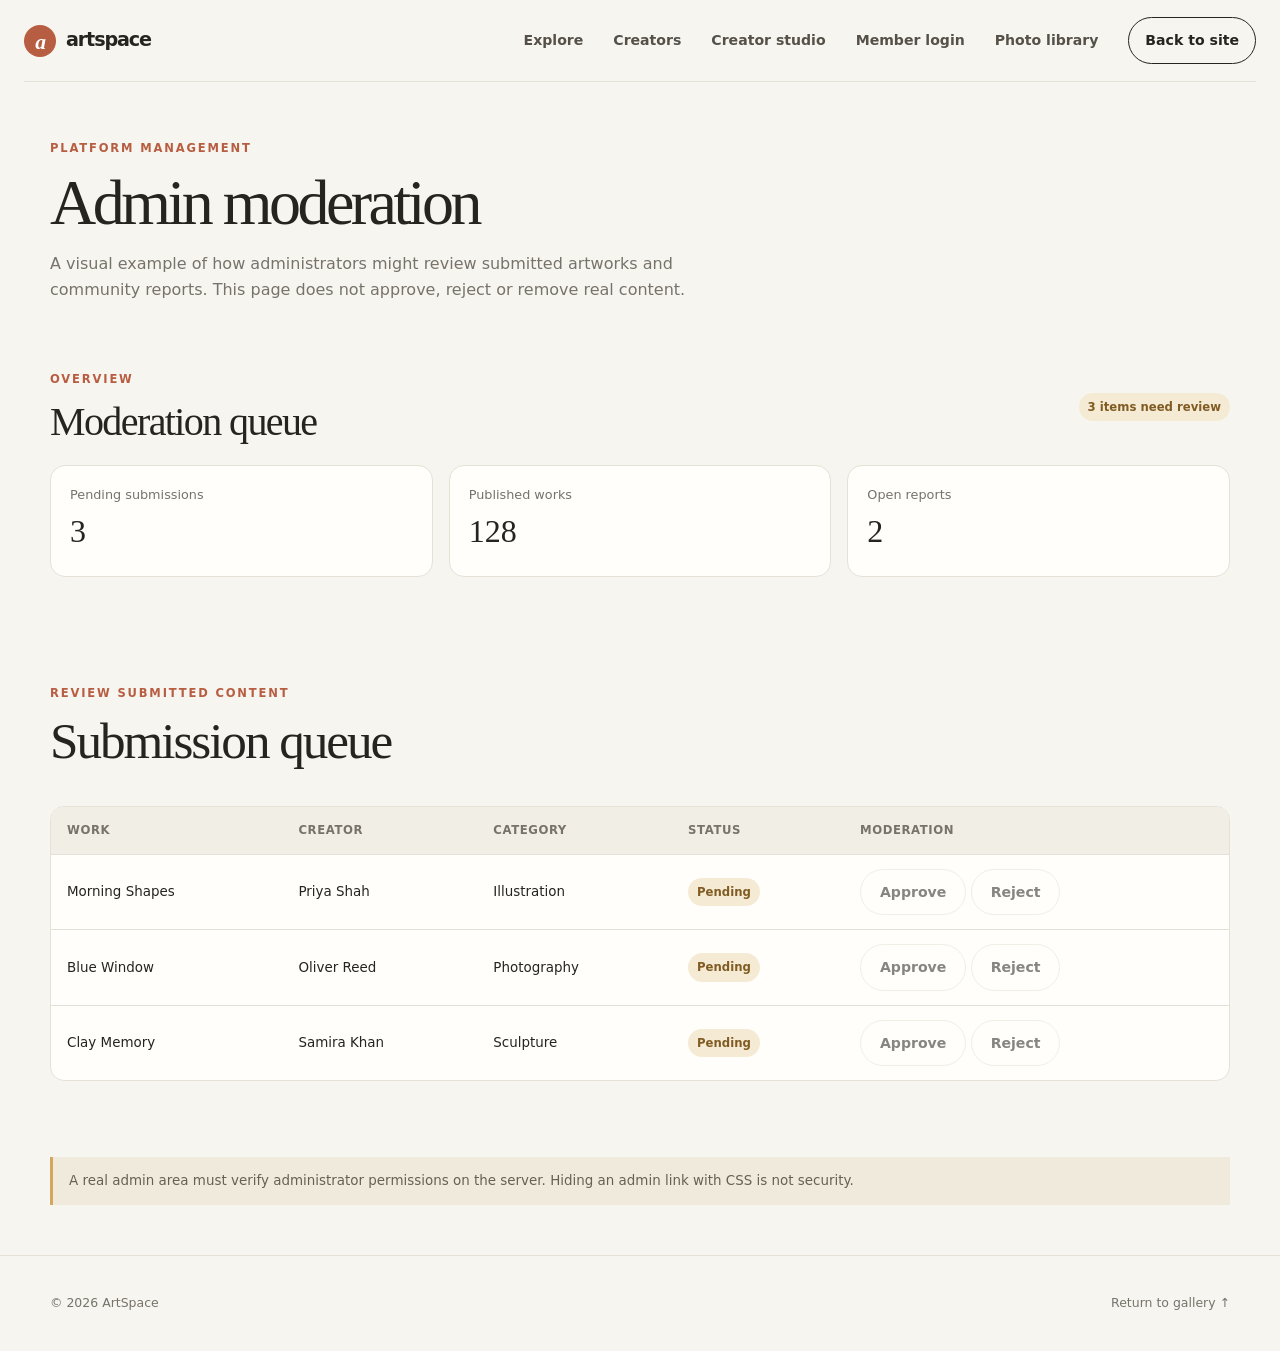
<file: admin.html>
<!doctype html>
<html lang="en">

<head>
  <meta charset="utf-8">
  <meta name="viewport" content="width=device-width, initial-scale=1">
  <meta name="description" content="Admin moderation dashboard interface prototype for ArtSpace.">
  <title>Admin moderation — ArtSpace</title>
  <link rel="stylesheet" href="styles.css">
</head>

<body>
  <header class="site-header">
    <a class="brand" href="index.html"><span class="brand-mark" aria-hidden="true">a</span> artspace</a>
    <nav class="main-nav" aria-label="Main navigation"><a href="index.html#gallery">Explore</a><a
        href="creator.html">Creators</a><a href="studio.html">Creator studio</a><a href="login.html">Member login</a><a
        href="downloads.html">Photo library</a><a class="nav-cta" href="index.html">Back to site</a></nav>
  </header>
  <main class="container">
    <section class="page-intro">
      <p class="eyebrow">Platform management</p>
      <h1>Admin moderation</h1>
      <p>A visual example of how administrators might review submitted artworks and community reports. This page does
        not approve, reject or remove real content.</p>
    </section>
    <div class="dashboard-top">
      <div>
        <p class="eyebrow">Overview</p>
        <h2 class="serif" style="font-size:2.5rem; margin-bottom:0">Moderation queue</h2>
      </div><span class="status pending">3 items need review</span>
    </div>
    <div class="stat-grid">
      <div class="stat-card"><span>Pending submissions</span><strong>3</strong></div>
      <div class="stat-card"><span>Published works</span><strong>128</strong></div>
      <div class="stat-card"><span>Open reports</span><strong>2</strong></div>
    </div>
    <section class="section" aria-labelledby="queue-title">
      <div class="section-heading">
        <div>
          <p class="eyebrow">Review submitted content</p>
          <h2 id="queue-title">Submission queue</h2>
        </div>
      </div>
      <div class="table-wrap">
        <table>
          <thead>
            <tr>
              <th>Work</th>
              <th>Creator</th>
              <th>Category</th>
              <th>Status</th>
              <th>Moderation</th>
            </tr>
          </thead>
          <tbody>
            <tr>
              <td>Morning Shapes</td>
              <td>Priya Shah</td>
              <td>Illustration</td>
              <td><span class="status pending">Pending</span></td>
              <td><button class="button secondary demo-disabled" type="button" disabled>Approve</button> <button
                  class="button secondary demo-disabled" type="button" disabled>Reject</button></td>
            </tr>
            <tr>
              <td>Blue Window</td>
              <td>Oliver Reed</td>
              <td>Photography</td>
              <td><span class="status pending">Pending</span></td>
              <td><button class="button secondary demo-disabled" type="button" disabled>Approve</button> <button
                  class="button secondary demo-disabled" type="button" disabled>Reject</button></td>
            </tr>
            <tr>
              <td>Clay Memory</td>
              <td>Samira Khan</td>
              <td>Sculpture</td>
              <td><span class="status pending">Pending</span></td>
              <td><button class="button secondary demo-disabled" type="button" disabled>Approve</button> <button
                  class="button secondary demo-disabled" type="button" disabled>Reject</button></td>
            </tr>
          </tbody>
        </table>
      </div>
    </section>
    <p class="notice">A real admin area must verify administrator permissions on the server. Hiding an admin link with
      CSS is not security.</p>
  </main>
  <footer class="site-footer">
    <div class="container footer-inner"><span>© 2026 ArtSpace</span><a href="index.html">Return to gallery ↑</a></div>
  </footer>
</body>

</html>
</file>
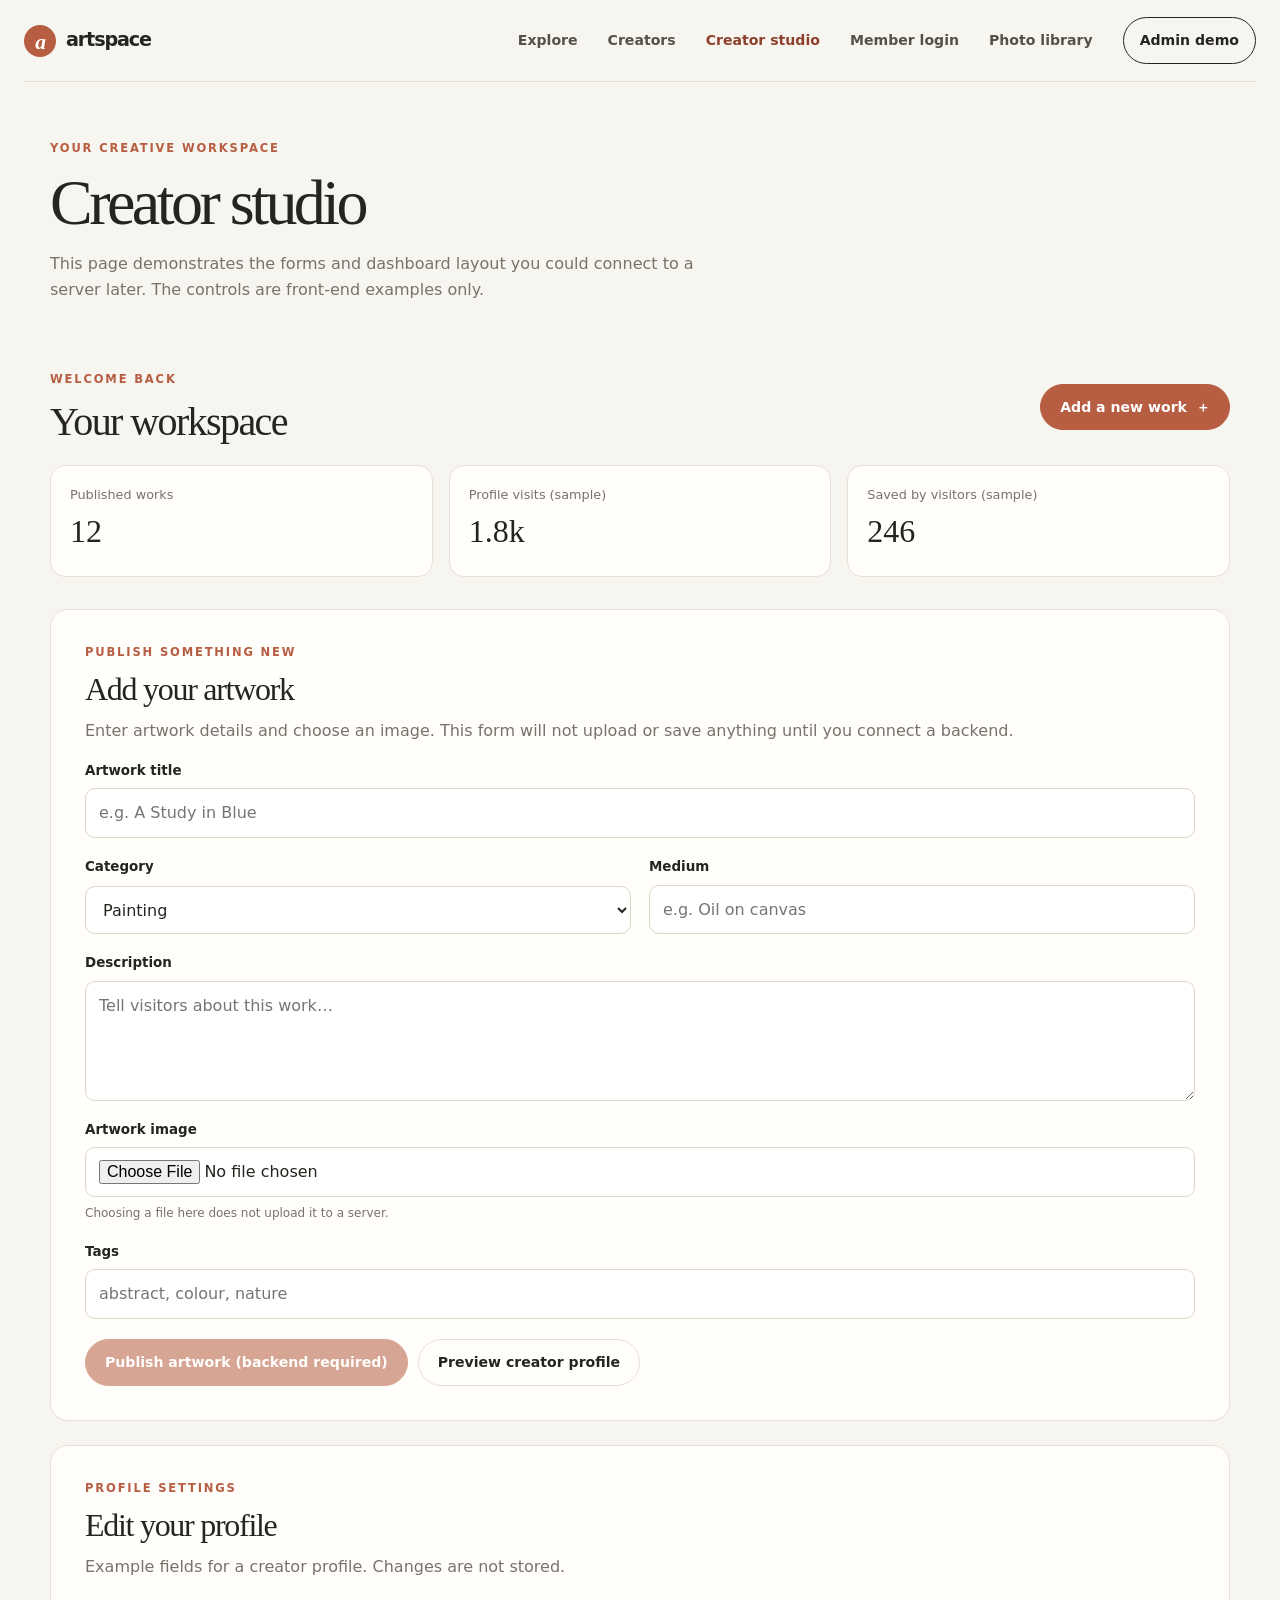
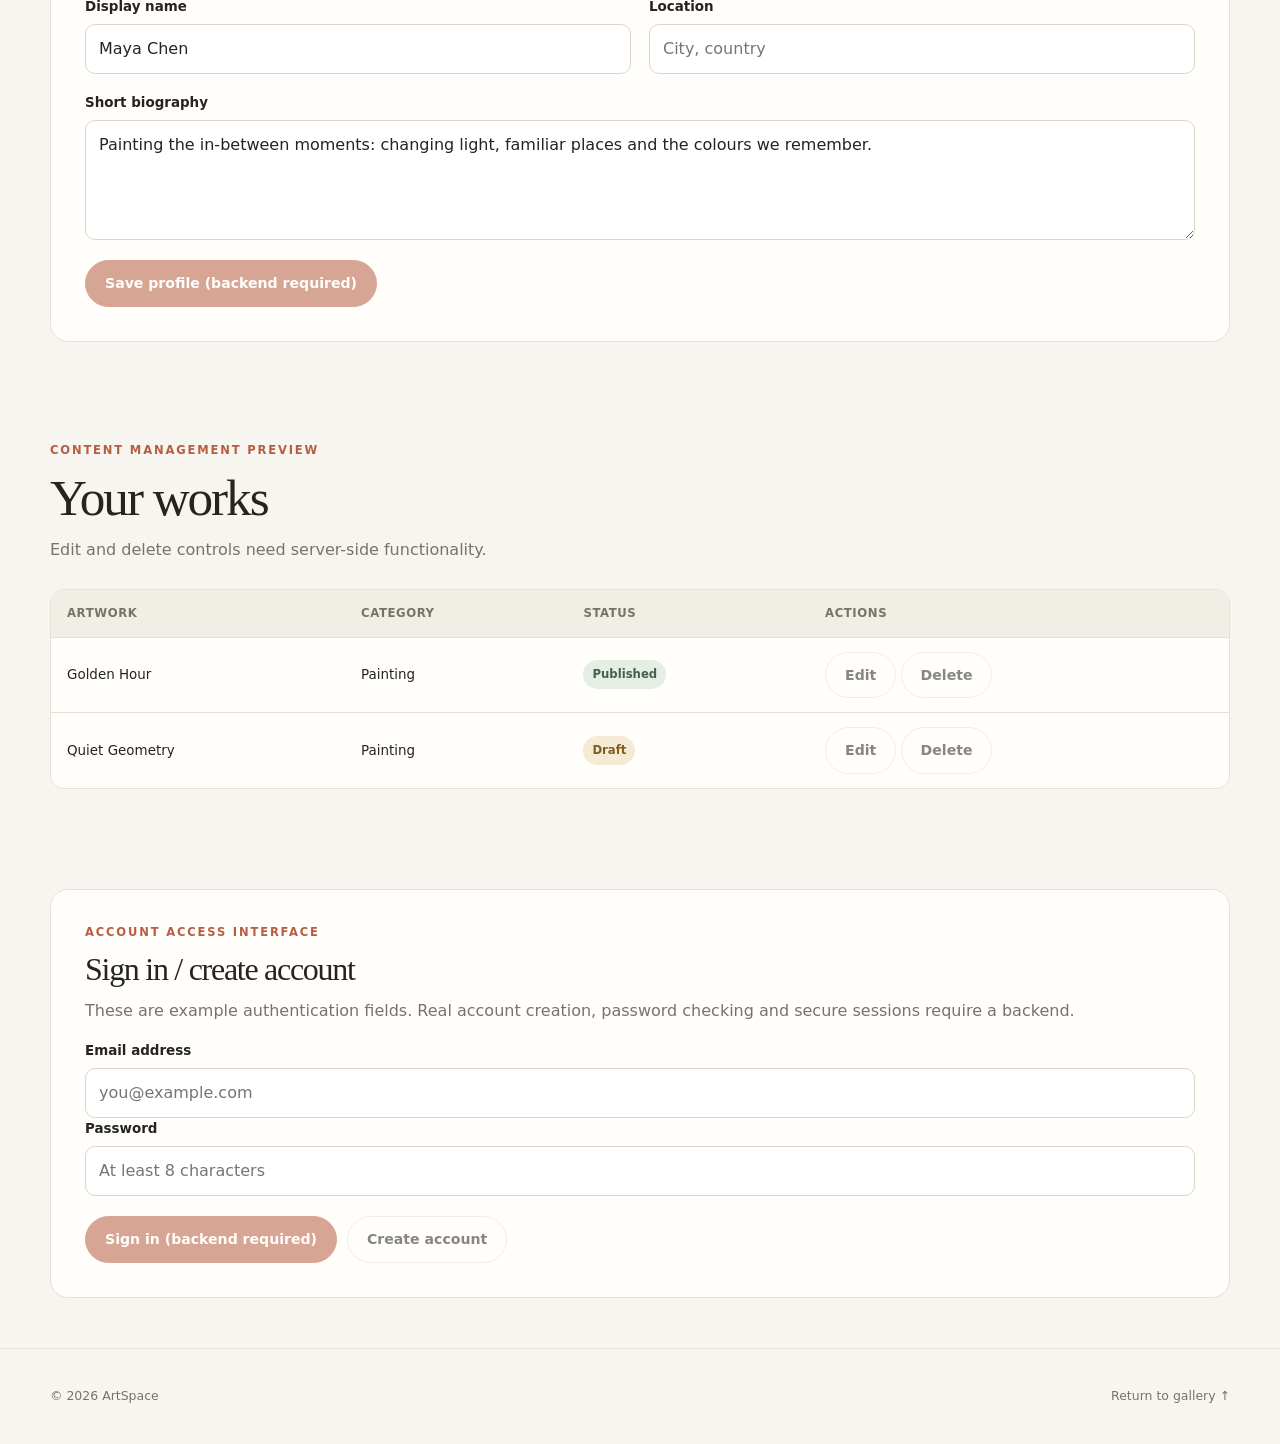
<file: studio.html>
<!doctype html>
<html lang="en">

<head>
  <meta charset="utf-8">
  <meta name="viewport" content="width=device-width, initial-scale=1">
  <meta name="description" content="Creator studio form interface prototype for ArtSpace.">
  <title>Creator Studio — ArtSpace</title>
  <link rel="stylesheet" href="styles.css">
</head>

<body>
  <header class="site-header">
    <a class="brand" href="index.html"><span class="brand-mark" aria-hidden="true">a</span> artspace</a>
    <nav class="main-nav" aria-label="Main navigation"><a href="index.html#gallery">Explore</a><a
        href="creator.html">Creators</a><a href="studio.html" aria-current="page">Creator studio</a><a
        href="login.html">Member login</a><a href="downloads.html">Photo library</a><a class="nav-cta"
        href="admin.html">Admin demo</a></nav>
  </header>
  <main class="container">
    <section class="page-intro">
      <p class="eyebrow">Your creative workspace</p>
      <h1>Creator studio</h1>
      <p>This page demonstrates the forms and dashboard layout you could connect to a server later. The controls are
        front-end examples only.</p>
    </section>

    <div class="dashboard-top">
      <div>
        <p class="eyebrow">Welcome back</p>
        <h2 class="serif" style="font-size:2.5rem; margin-bottom:0">Your workspace</h2>
      </div><a class="button" href="#add-work">Add a new work <span aria-hidden="true">＋</span></a>
    </div>
    <div class="stat-grid">
      <div class="stat-card"><span>Published works</span><strong>12</strong></div>
      <div class="stat-card"><span>Profile visits (sample)</span><strong>1.8k</strong></div>
      <div class="stat-card"><span>Saved by visitors (sample)</span><strong>246</strong></div>
    </div>

    <section class="form-card" id="add-work" aria-labelledby="add-work-title">
      <p class="eyebrow">Publish something new</p>
      <h2 id="add-work-title">Add your artwork</h2>
      <p>Enter artwork details and choose an image. This form will not upload or save anything until you connect a
        backend.</p>
      <form action="#add-work" method="get">
        <div class="form-grid">
          <div class="field full"><label for="work-title">Artwork title</label><input id="work-title" name="title"
              type="text" placeholder="e.g. A Study in Blue" required></div>
          <div class="field"><label for="category">Category</label><select id="category" name="category">
              <option>Painting</option>
              <option>Photography</option>
              <option>Illustration</option>
              <option>Sculpture</option>
              <option>Mixed media</option>
            </select></div>
          <div class="field"><label for="medium">Medium</label><input id="medium" name="medium" type="text"
              placeholder="e.g. Oil on canvas"></div>
          <div class="field full"><label for="description">Description</label><textarea id="description"
              name="description" placeholder="Tell visitors about this work…"></textarea></div>
          <div class="field full"><label for="image-upload">Artwork image</label><input id="image-upload" name="image"
              type="file" accept="image/*"><small>Choosing a file here does not upload it to a server.</small></div>
          <div class="field full"><label for="tags">Tags</label><input id="tags" name="tags" type="text"
              placeholder="abstract, colour, nature"></div>
        </div>
        <div class="form-actions"><button class="button demo-disabled" type="submit" disabled>Publish artwork (backend
            required)</button><a class="button secondary" href="creator.html">Preview creator profile</a></div>
      </form>
    </section>

    <section class="form-card" aria-labelledby="profile-edit-title">
      <p class="eyebrow">Profile settings</p>
      <h2 id="profile-edit-title">Edit your profile</h2>
      <p>Example fields for a creator profile. Changes are not stored.</p>
      <form action="#profile-edit-title" method="get">
        <div class="form-grid">
          <div class="field"><label for="display-name">Display name</label><input id="display-name" name="display-name"
              type="text" value="Maya Chen"></div>
          <div class="field"><label for="location">Location</label><input id="location" name="location" type="text"
              placeholder="City, country"></div>
          <div class="field full"><label for="bio">Short biography</label><textarea id="bio"
              name="bio">Painting the in-between moments: changing light, familiar places and the colours we remember.</textarea>
          </div>
        </div>
        <div class="form-actions"><button class="button demo-disabled" type="submit" disabled>Save profile (backend
            required)</button></div>
      </form>
    </section>

    <section class="section" aria-labelledby="my-work-title">
      <div class="section-heading">
        <div>
          <p class="eyebrow">Content management preview</p>
          <h2 id="my-work-title">Your works</h2>
          <p>Edit and delete controls need server-side functionality.</p>
        </div>
      </div>
      <div class="table-wrap">
        <table>
          <thead>
            <tr>
              <th>Artwork</th>
              <th>Category</th>
              <th>Status</th>
              <th>Actions</th>
            </tr>
          </thead>
          <tbody>
            <tr>
              <td>Golden Hour</td>
              <td>Painting</td>
              <td><span class="status">Published</span></td>
              <td><button class="button secondary demo-disabled" type="button" disabled>Edit</button> <button
                  class="button secondary demo-disabled" type="button" disabled>Delete</button></td>
            </tr>
            <tr>
              <td>Quiet Geometry</td>
              <td>Painting</td>
              <td><span class="status pending">Draft</span></td>
              <td><button class="button secondary demo-disabled" type="button" disabled>Edit</button> <button
                  class="button secondary demo-disabled" type="button" disabled>Delete</button></td>
            </tr>
          </tbody>
        </table>
      </div>
    </section>

    <section class="form-card" aria-labelledby="auth-title">
      <p class="eyebrow">Account access interface</p>
      <h2 id="auth-title">Sign in / create account</h2>
      <p>These are example authentication fields. Real account creation, password checking and secure sessions require a
        backend.</p>
      <form action="#auth-title" method="get">
        <div class="field"><label for="email">Email address</label><input id="email" name="email" type="email"
            placeholder="you@example.com" autocomplete="email" required></div>
        <div class="field"><label for="password">Password</label><input id="password" name="password" type="password"
            placeholder="At least 8 characters" autocomplete="current-password" required></div>
        <div class="form-actions"><button class="button demo-disabled" type="submit" disabled>Sign in (backend
            required)</button><button class="button secondary demo-disabled" type="button" disabled>Create
            account</button></div>
      </form>
    </section>
  </main>
  <footer class="site-footer">
    <div class="container footer-inner"><span>© 2026 ArtSpace</span><a href="index.html">Return to gallery ↑</a></div>
  </footer>
</body>

</html>
</file>
<file: styles.css>
:root {
  --ink: #25241f;
  --muted: #77736b;
  --paper: #f7f5ef;
  --surface: #fffefa;
  --line: #e6e1d7;
  --accent: #b75d42;
  --accent-dark: #8e402d;
  --green: #526657;
  --gold: #d3a75e;
  --radius: 18px;
  --shadow: 0 18px 50px rgba(48, 39, 27, .08);
  --max-width: 1180px;
}

* {
  box-sizing: border-box;
}

html {
  scroll-behavior: smooth;
}

body {
  margin: 0;
  color: var(--ink);
  background: var(--paper);
  font-family: Inter, ui-sans-serif, system-ui, -apple-system, BlinkMacSystemFont, "Segoe UI", sans-serif;
  line-height: 1.6;
}

img {
  display: block;
  max-width: 100%;
}

a {
  color: inherit;
  text-decoration: none;
}

a:hover {
  color: var(--accent-dark);
}

button,
input,
select,
textarea {
  font: inherit;
}

:focus-visible {
  outline: 3px solid #276b92;
  outline-offset: 3px;
}

::selection {
  color: white;
  background: var(--accent);
}

.container {
  width: min(var(--max-width), calc(100% - 48px));
  margin-inline: auto;
}

.section {
  padding-block: 76px;
}

.eyebrow {
  margin: 0 0 12px;
  color: var(--accent);
  font-size: .72rem;
  font-weight: 800;
  letter-spacing: .16em;
  line-height: 1.4;
  text-transform: uppercase;
}

.serif,
h1,
h2,
h3 {
  font-family: Georgia, "Times New Roman", serif;
  font-weight: 500;
  line-height: 1.08;
}

h1,
h2,
h3,
p {
  margin-top: 0;
}

h1 {
  font-size: clamp(2.65rem, 6vw, 5rem);
  letter-spacing: -.055em;
}

h2 {
  margin-bottom: 12px;
  font-size: clamp(2rem, 4vw, 3.25rem);
  letter-spacing: -.04em;
}

h3 {
  margin-bottom: 5px;
  font-size: 1.35rem;
}

/* Header and navigation */
.site-header {
  position: relative;
  z-index: 5;
  display: flex;
  width: min(1320px, calc(100% - 48px));
  min-height: 82px;
  margin-inline: auto;
  align-items: center;
  justify-content: space-between;
  gap: 24px;
  border-bottom: 1px solid var(--line);
}

.brand {
  display: inline-flex;
  align-items: center;
  gap: 10px;
  font-size: 1.2rem;
  font-weight: 800;
  letter-spacing: -.06em;
  white-space: nowrap;
}

.brand-mark {
  display: grid;
  width: 32px;
  height: 32px;
  place-items: center;
  border-radius: 50%;
  color: white;
  background: var(--accent);
  font-family: Georgia, serif;
  font-size: 1.35rem;
  font-style: italic;
}

.main-nav {
  display: flex;
  align-items: center;
  gap: clamp(14px, 2.4vw, 30px);
}

.main-nav a {
  color: #555149;
  font-size: .88rem;
  font-weight: 650;
}

.main-nav a:hover,
.main-nav a[aria-current="page"] {
  color: var(--accent-dark);
}

.main-nav .nav-cta {
  padding: 11px 16px;
  border: 1px solid var(--ink);
  border-radius: 999px;
  color: var(--ink);
}

.main-nav .nav-cta:hover {
  color: white;
  background: var(--ink);
}

/* Buttons and text links */
.button {
  display: inline-flex;
  min-height: 46px;
  padding: 11px 19px;
  align-items: center;
  justify-content: center;
  gap: 9px;
  border: 1px solid var(--accent);
  border-radius: 999px;
  color: white;
  background: var(--accent);
  cursor: pointer;
  font-size: .88rem;
  font-weight: 750;
  transition: transform .18s ease, background .18s ease;
}

.button:hover {
  transform: translateY(-2px);
  color: white;
  background: var(--accent-dark);
}

.button.secondary {
  border-color: var(--line);
  color: var(--ink);
  background: transparent;
}

.button.secondary:hover {
  border-color: var(--ink);
  color: var(--ink);
  background: #fff;
}

.button:disabled,
.button.demo-disabled {
  cursor: not-allowed;
  opacity: .55;
  transform: none;
}

.text-link {
  color: var(--accent-dark);
  font-size: .9rem;
  font-weight: 750;
  text-decoration: underline;
  text-decoration-color: #d8b3a5;
  text-underline-offset: 4px;
}

/* Homepage hero */
.hero {
  display: grid;
  min-height: 520px;
  padding-block: 70px 54px;
  grid-template-columns: 1.02fr .98fr;
  align-items: center;
  gap: clamp(32px, 6vw, 80px);
}

.hero h1 {
  max-width: 590px;
  margin-bottom: 22px;
}

.hero h1 em {
  color: var(--accent);
  font-weight: 500;
}

.hero-copy {
  max-width: 510px;
  margin-bottom: 28px;
  color: var(--muted);
  font-size: 1.05rem;
}

.hero-actions {
  display: flex;
  flex-wrap: wrap;
  gap: 12px;
}

.hero-art {
  position: relative;
  min-height: 390px;
  overflow: hidden;
  border-radius: 48% 48% 20px 20px;
  background:
    radial-gradient(ellipse at 68% 32%, #e7c27b 0 13%, transparent 13.5%),
    radial-gradient(ellipse at 28% 78%, #6c7961 0 22%, transparent 22.5%),
    radial-gradient(ellipse at 65% 83%, #b65b43 0 28%, transparent 28.5%),
    linear-gradient(145deg, #d7bd9a, #eee1c9 48%, #8e9b7e);
  box-shadow: var(--shadow);
}

.hero-art::before,
.hero-art::after {
  position: absolute;
  content: "";
  border-radius: 50%;
}

.hero-art::before {
  width: 210px;
  height: 290px;
  top: 8%;
  left: 35%;
  transform: rotate(28deg);
  background: rgba(244, 225, 185, .62);
}

.hero-art::after {
  width: 160px;
  height: 220px;
  right: 8%;
  bottom: -4%;
  transform: rotate(-26deg);
  background: rgba(57, 76, 60, .72);
}

.hero-note {
  position: absolute;
  z-index: 1;
  right: 20px;
  bottom: 20px;
  padding: 10px 15px;
  border: 1px solid rgba(255, 255, 255, .5);
  border-radius: 999px;
  color: white;
  background: rgba(36, 37, 30, .45);
  font-size: .77rem;
  backdrop-filter: blur(8px);
}

/* Gallery and category filters */
.section-heading {
  display: flex;
  margin-bottom: 26px;
  align-items: end;
  justify-content: space-between;
  gap: 24px;
}

.section-heading p:last-child {
  margin-bottom: 0;
  color: var(--muted);
}

.gallery-shell {
  padding: 18px;
  border: 1px solid var(--line);
  border-radius: 22px;
  background: rgba(255, 254, 250, .76);
}

.gallery-toolbar {
  display: flex;
  margin-bottom: 8px;
  align-items: center;
  justify-content: space-between;
  gap: 18px;
}

.gallery-filters {
  display: flex;
  flex-wrap: wrap;
  gap: 7px;
}

.filter-input {
  position: absolute;
  width: 1px;
  height: 1px;
  overflow: hidden;
  clip: rect(0, 0, 0, 0);
  white-space: nowrap;
  clip-path: inset(50%);
}

.filter-label {
  display: inline-flex;
  min-height: 38px;
  padding: 8px 13px;
  align-items: center;
  border: 1px solid transparent;
  border-radius: 999px;
  color: var(--muted);
  cursor: pointer;
  font-size: .82rem;
  font-weight: 700;
}

.filter-label:hover {
  border-color: var(--line);
  color: var(--ink);
}

#filter-all:checked+.filter-label,
#filter-painting:checked+.filter-label,
#filter-photography:checked+.filter-label,
#filter-illustration:checked+.filter-label,
#filter-sculpture:checked+.filter-label {
  border-color: var(--ink);
  color: white;
  background: var(--ink);
}

.filter-input:focus-visible+.filter-label {
  outline: 3px solid #276b92;
  outline-offset: 3px;
}

.search-demo {
  display: flex;
  width: min(270px, 100%);
  min-height: 40px;
  padding: 0 12px;
  align-items: center;
  gap: 8px;
  border: 1px solid var(--line);
  border-radius: 999px;
  color: var(--muted);
  background: white;
}

.search-demo input {
  width: 100%;
  min-width: 0;
  border: 0;
  outline: 0;
  background: transparent;
  font-size: .8rem;
}

.search-demo span:last-child {
  white-space: nowrap;
  font-size: .68rem;
}

.search-note {
  margin: 0 0 18px;
  color: var(--muted);
  font-size: .76rem;
}

.gallery-grid {
  display: grid;
  grid-template-columns: repeat(3, minmax(0, 1fr));
  gap: 24px;
}

.artwork-card {
  position: relative;
  min-width: 0;
}

.artwork-visual {
  display: block;
  width: 100%;
  aspect-ratio: 1.17 / 1;
  overflow: hidden;
  border-radius: 14px;
  transition: transform .25s ease, filter .25s ease;
}

.artwork-visual:hover {
  filter: saturate(1.08);
}

.visual-sunrise {
  background: radial-gradient(circle at 66% 28%, #f2d18d 0 12%, transparent 12.5%), linear-gradient(150deg, transparent 0 48%, #7a8261 48% 67%, #b45e43 67%), linear-gradient(35deg, #d8a66c, #f0dfbd 60%, #a6a386);
}

.visual-blue {
  background: radial-gradient(ellipse at 50% 40%, #b9d4d4 0 19%, transparent 19.5%), linear-gradient(160deg, #203e50, #5d8390 48%, #d4d5c5);
}

.visual-flower {
  background: radial-gradient(ellipse at 50% 45%, #e7a4a0 0 10%, transparent 10.5%), radial-gradient(ellipse at 32% 30%, #f2c4a4 0 9%, transparent 9.5%), radial-gradient(ellipse at 68% 28%, #d88d76 0 10%, transparent 10.5%), linear-gradient(145deg, #d4d9bf, #798b70);
}

.visual-forms {
  background: radial-gradient(ellipse at 30% 76%, #c16b4b 0 18%, transparent 18.5%), radial-gradient(ellipse at 73% 30%, #d7b56e 0 20%, transparent 20.5%), linear-gradient(125deg, #e8d9bb, #b9b69b 55%, #536454);
}

.visual-coast {
  background: linear-gradient(165deg, transparent 0 43%, #d8d5bf 43% 47%, transparent 47%), linear-gradient(180deg, #9db6ba 0 45%, #e2d6b7 45% 57%, #738b80 57% 100%);
}

.visual-portrait {
  background: radial-gradient(ellipse at 50% 42%, #d6a77b 0 17%, transparent 17.5%), radial-gradient(ellipse at 50% 76%, #5c6252 0 29%, transparent 29.5%), linear-gradient(135deg, #c7bba0, #e8d7bf);
}

.card-meta {
  display: flex;
  padding: 14px 2px 2px;
  align-items: start;
  justify-content: space-between;
  gap: 14px;
}

.card-meta p {
  margin: 0;
  color: var(--muted);
  font-size: .8rem;
}

.card-meta>span {
  color: var(--accent);
}

.favourite-toggle {
  position: absolute;
  z-index: 2;
  top: 12px;
  right: 12px;
  width: 1px;
  height: 1px;
  opacity: 0;
}

.favourite-label {
  position: absolute;
  top: 12px;
  right: 12px;
  display: grid;
  width: 38px;
  height: 38px;
  place-items: center;
  border: 1px solid rgba(255, 255, 255, .7);
  border-radius: 50%;
  color: #4b4943;
  background: rgba(255, 255, 255, .88);
  cursor: pointer;
  font-size: 1.12rem;
}

.favourite-toggle:checked+.favourite-label {
  color: white;
  background: var(--accent);
}

.favourite-toggle:focus-visible+.favourite-label {
  outline: 3px solid #276b92;
  outline-offset: 3px;
}

.gallery-shell:has(#filter-painting:checked) .artwork-card:not([data-category="painting"]),
.gallery-shell:has(#filter-photography:checked) .artwork-card:not([data-category="photography"]),
.gallery-shell:has(#filter-illustration:checked) .artwork-card:not([data-category="illustration"]),
.gallery-shell:has(#filter-sculpture:checked) .artwork-card:not([data-category="sculpture"]) {
  display: none;
}

/* Creator promotion block */
.creator-strip {
  display: grid;
  padding: clamp(25px, 5vw, 58px);
  grid-template-columns: 1.1fr .9fr;
  align-items: center;
  gap: 32px;
  border-radius: 24px;
  color: white;
  background: #3f4e42;
}

.creator-strip .eyebrow {
  color: #e2bd80;
}

.creator-strip h2 {
  max-width: 520px;
}

.creator-strip p:not(.eyebrow) {
  max-width: 530px;
  color: #e0e2d9;
}

.creator-strip .button {
  margin-top: 8px;
  border-color: #e0bb83;
  color: #2c342c;
  background: #e0bb83;
}

.creator-mini-grid {
  display: grid;
  min-height: 220px;
  grid-template-columns: 1fr 1fr;
  gap: 10px;
  transform: rotate(3deg);
}

.creator-mini {
  display: grid;
  min-height: 100px;
  padding: 12px;
  place-items: end start;
  border-radius: 12px;
  color: white;
  background: linear-gradient(140deg, #c56f50, #d7b36f);
  font-family: Georgia, serif;
  font-size: .85rem;
}

.creator-mini:nth-child(2) {
  background: linear-gradient(140deg, #7d8c78, #d4c5a6);
}

.creator-mini:nth-child(3) {
  background: linear-gradient(140deg, #506b7a, #b8c5b7);
}

/* Interior page headings, profile and artwork detail */
.page-intro {
  padding-block: 58px 28px;
}

.page-intro h1 {
  margin-bottom: 14px;
  font-size: clamp(2.5rem, 5vw, 4rem);
}

.page-intro>p:last-child {
  max-width: 690px;
  color: var(--muted);
}

.breadcrumb {
  margin-bottom: 25px;
  color: var(--muted);
  font-size: .82rem;
}

.breadcrumb a {
  color: var(--accent-dark);
  text-decoration: underline;
  text-underline-offset: 3px;
}

.detail-layout {
  display: grid;
  padding-block: 12px 75px;
  grid-template-columns: 1.08fr .92fr;
  align-items: start;
  gap: clamp(28px, 5vw, 70px);
}

.detail-art {
  min-height: 570px;
  border-radius: 18px;
  background: radial-gradient(circle at 68% 26%, #efd18e 0 12%, transparent 12.5%), linear-gradient(155deg, transparent 0 48%, #788264 48% 68%, #ad5b43 68%), linear-gradient(35deg, #d7a76b, #f0dfbd 60%, #a6a386);
  box-shadow: var(--shadow);
}

.detail-copy {
  padding-top: 18px;
}

.detail-copy h1 {
  margin-bottom: 12px;
  font-size: clamp(2.6rem, 5vw, 4.2rem);
}

.byline {
  color: var(--muted);
}

.description {
  margin-block: 28px;
  color: #5f5b53;
  font-size: 1.02rem;
}

.detail-facts {
  display: grid;
  padding-block: 20px;
  grid-template-columns: 1fr 1fr;
  gap: 18px;
  border-top: 1px solid var(--line);
  border-bottom: 1px solid var(--line);
}

.detail-facts div {
  display: grid;
  gap: 3px;
}

.detail-facts span {
  color: var(--muted);
  font-size: .75rem;
}

.detail-facts strong {
  font-size: .88rem;
}

.tag-list {
  display: flex;
  flex-wrap: wrap;
  margin-block: 22px;
  gap: 8px;
}

.tag {
  padding: 6px 11px;
  border: 1px solid var(--line);
  border-radius: 999px;
  color: #625e55;
  background: white;
  font-size: .76rem;
}

.notice {
  padding: 13px 16px;
  border-left: 3px solid var(--gold);
  color: #686052;
  background: #f0eadc;
  font-size: .84rem;
}

.form-actions {
  display: flex;
  margin-top: 20px;
  flex-wrap: wrap;
  gap: 10px;
}

.profile-header {
  display: grid;
  padding: 30px;
  grid-template-columns: auto 1fr;
  align-items: center;
  gap: 26px;
  border: 1px solid var(--line);
  border-radius: var(--radius);
  background: var(--surface);
}

.avatar {
  display: grid;
  width: 116px;
  height: 116px;
  place-items: center;
  border-radius: 50%;
  color: white;
  background: linear-gradient(145deg, #c47b5d, #e1c18a 55%, #526653);
  font-family: Georgia, serif;
  font-size: 2rem;
}

.profile-header h1 {
  margin-bottom: 10px;
  font-size: clamp(2.3rem, 4vw, 3.5rem);
}

.profile-header p:not(.eyebrow) {
  max-width: 650px;
  color: var(--muted);
}

.profile-stats {
  display: flex;
  flex-wrap: wrap;
  gap: 24px;
  color: var(--muted);
  font-size: .82rem;
}

.profile-stats strong {
  color: var(--ink);
}

/* Creator studio, forms and admin dashboard */
.dashboard-top {
  display: flex;
  margin-block: 25px 20px;
  align-items: center;
  justify-content: space-between;
  gap: 20px;
}

.dashboard-top h2 {
  font-size: 2.5rem;
}

.stat-grid {
  display: grid;
  margin-block: 22px 32px;
  grid-template-columns: repeat(3, 1fr);
  gap: 16px;
}

.stat-card {
  display: grid;
  min-height: 112px;
  padding: 19px;
  align-content: space-between;
  border: 1px solid var(--line);
  border-radius: 15px;
  background: var(--surface);
}

.stat-card span {
  color: var(--muted);
  font-size: .8rem;
}

.stat-card strong {
  font-family: Georgia, serif;
  font-size: 2rem;
  font-weight: 500;
}

.form-card {
  margin-block: 24px;
  padding: clamp(20px, 4vw, 34px);
  border: 1px solid var(--line);
  border-radius: var(--radius);
  background: var(--surface);
}

.form-card h2 {
  font-size: 2rem;
}

.form-card>p:not(.eyebrow) {
  color: var(--muted);
}

.form-grid {
  display: grid;
  grid-template-columns: 1fr 1fr;
  gap: 18px;
}

.field {
  display: grid;
  min-width: 0;
  gap: 7px;
}

.field.full {
  grid-column: 1 / -1;
}

.field label {
  font-size: .84rem;
  font-weight: 750;
}

.field input,
.field select,
.field textarea {
  width: 100%;
  min-height: 46px;
  padding: 11px 13px;
  border: 1px solid #dcd6ca;
  border-radius: 10px;
  color: var(--ink);
  background: white;
}

.field textarea {
  min-height: 120px;
  resize: vertical;
}

.field input:focus,
.field select:focus,
.field textarea:focus {
  border-color: var(--accent);
  outline: 2px solid rgba(183, 93, 66, .18);
}

.field small {
  color: var(--muted);
  font-size: .75rem;
}

.table-wrap {
  width: 100%;
  overflow-x: auto;
  border: 1px solid var(--line);
  border-radius: 14px;
  background: var(--surface);
}

table {
  width: 100%;
  border-collapse: collapse;
  text-align: left;
}

th,
td {
  padding: 14px 16px;
  border-bottom: 1px solid var(--line);
  white-space: nowrap;
  font-size: .84rem;
}

th {
  color: var(--muted);
  background: #f1eee6;
  font-size: .73rem;
  letter-spacing: .05em;
  text-transform: uppercase;
}

tr:last-child td {
  border-bottom: 0;
}

.status {
  display: inline-flex;
  padding: 5px 9px;
  border-radius: 999px;
  color: #42634b;
  background: #e5eee4;
  font-size: .73rem;
  font-weight: 750;
}

.status.pending {
  color: #805b22;
  background: #f5ebd5;
}

/* Footer */
.site-footer {
  margin-top: 50px;
  border-top: 1px solid var(--line);
}

.footer-inner {
  display: flex;
  min-height: 95px;
  align-items: center;
  justify-content: space-between;
  gap: 18px;
  color: var(--muted);
  font-size: .78rem;
}

.footer-links {
  display: flex;
  flex-wrap: wrap;
  gap: 16px;
}

.footer-links a:hover,
.footer-inner>a:not(.brand):hover {
  color: var(--accent-dark);
}

/* Responsive layouts */
@media (max-width: 850px) {
  .site-header {
    min-height: auto;
    padding-block: 18px;
    align-items: flex-start;
    flex-direction: column;
    gap: 14px;
  }

  .main-nav {
    width: 100%;
    flex-wrap: wrap;
    gap: 10px 18px;
  }

  .main-nav a {
    font-size: .82rem;
  }

  .hero {
    min-height: auto;
    padding-block: 52px;
    grid-template-columns: 1fr 1fr;
    gap: 25px;
  }

  .hero-art {
    min-height: 320px;
  }

  .gallery-grid {
    grid-template-columns: repeat(2, minmax(0, 1fr));
  }

  .gallery-toolbar {
    align-items: flex-start;
    flex-direction: column;
  }

  .search-demo {
    width: 100%;
  }

  .creator-strip {
    grid-template-columns: 1fr;
  }

  .creator-mini-grid {
    max-width: 480px;
  }

  .detail-layout {
    grid-template-columns: 1fr;
  }

  .detail-art {
    min-height: 480px;
  }
}

@media (max-width: 560px) {

  .container,
  .site-header {
    width: min(100% - 30px, var(--max-width));
  }

  .section {
    padding-block: 52px;
  }

  .hero {
    padding-block: 40px;
    grid-template-columns: 1fr;
  }

  .hero-art {
    min-height: 270px;
    border-radius: 34% 34% 16px 16px;
  }

  .hero-copy {
    font-size: .96rem;
  }

  .section-heading {
    align-items: flex-start;
    flex-direction: column;
    gap: 8px;
  }

  .gallery-shell {
    padding: 12px;
  }

  .gallery-grid {
    gap: 18px 12px;
  }

  .artwork-visual {
    aspect-ratio: .92 / 1;
  }

  .card-meta h3 {
    font-size: 1.08rem;
  }

  .card-meta p {
    font-size: .72rem;
  }

  .filter-label {
    min-height: 34px;
    padding: 6px 10px;
    font-size: .76rem;
  }

  .creator-strip {
    padding: 24px;
  }

  .creator-mini-grid {
    min-height: 170px;
  }

  .page-intro {
    padding-block: 40px 20px;
  }

  .detail-art {
    min-height: 360px;
  }

  .profile-header {
    padding: 20px;
    grid-template-columns: 1fr;
  }

  .avatar {
    width: 88px;
    height: 88px;
  }

  .profile-stats {
    gap: 12px 18px;
  }

  .dashboard-top {
    align-items: flex-start;
    flex-direction: column;
  }

  .stat-grid {
    grid-template-columns: 1fr;
    gap: 10px;
  }

  .stat-card {
    min-height: 90px;
  }

  .form-grid {
    grid-template-columns: 1fr;
  }

  .field.full {
    grid-column: auto;
  }

  .footer-inner {
    padding-block: 22px;
    align-items: flex-start;
    flex-direction: column;
  }
}

@media (prefers-reduced-motion: reduce) {

  *,
  *::before,
  *::after {
    scroll-behavior: auto !important;
    transition-duration: .01ms !important;
  }
}


/* =========================================================
   Member photo access, real online artwork photos and viewer
   HTML + CSS only. No scripts or JavaScript libraries.
   ========================================================= */
.hero-art {
  background: #d7bd9a;
}

.hero-art::before,
.hero-art::after {
  display: none;
}

.hero-art>img {
  position: absolute;
  inset: 0;
  width: 100%;
  height: 100%;
  max-width: none;
  object-fit: cover;
}

.artwork-visual {
  background: #e7dfd2;
}

.artwork-visual img {
  width: 100%;
  height: 100%;
  max-width: none;
  object-fit: cover;
  transition: transform .45s ease;
}

.artwork-visual:hover img {
  transform: scale(1.07);
}

.detail-photo-link {
  position: relative;
  display: block;
  min-height: 570px;
  overflow: hidden;
  background: #e7dfd2;
}

.detail-photo-link img {
  width: 100%;
  height: 100%;
  min-height: 570px;
  object-fit: cover;
}

.detail-zoom-hint {
  position: absolute;
  right: 18px;
  bottom: 18px;
  padding: 10px 14px;
  border-radius: 999px;
  color: white;
  background: rgba(32, 31, 27, .78);
  font-size: .82rem;
}

.detail-photo-link:hover img {
  transform: scale(1.035);
  transition: transform .45s ease;
}

/* Login portal demo: checkbox reveals the next step without scripts. */
.auth-main {
  display: grid;
  min-height: 650px;
  padding-block: 60px 80px;
  grid-template-columns: 1.05fr .95fr;
  align-items: center;
  gap: clamp(30px, 6vw, 80px);
}

.auth-art-panel h1 {
  max-width: 560px;
  margin-bottom: 18px;
  font-size: clamp(2.8rem, 5vw, 4.7rem);
}

.auth-art-panel h1 em {
  color: var(--accent);
  font-weight: 500;
}

.auth-art-panel>p:not(.eyebrow) {
  max-width: 490px;
  color: var(--muted);
}

.auth-photo-stack {
  display: grid;
  height: 255px;
  margin-top: 28px;
  grid-template-columns: 1.35fr .8fr;
  gap: 12px;
}

.auth-photo-stack img {
  width: 100%;
  height: 100%;
  object-fit: cover;
  border-radius: 15px;
  box-shadow: var(--shadow);
}

.auth-photo-stack img:nth-child(2) {
  margin-top: 28px;
  height: calc(100% - 28px);
}

.auth-card {
  padding: clamp(24px, 4vw, 42px);
  border: 1px solid var(--line);
  border-radius: 22px;
  background: var(--surface);
  box-shadow: var(--shadow);
}

.auth-card h2 {
  margin-bottom: 12px;
  font-size: clamp(2.1rem, 4vw, 3rem);
}

.auth-intro {
  margin-bottom: 25px;
  color: var(--muted);
}

.auth-field {
  margin-bottom: 16px;
}

.auth-field input {
  background: white;
}

.auth-small-note,
.auth-legal {
  color: var(--muted);
  font-size: .75rem;
}

.auth-small-note {
  margin-block: 7px 20px;
}

.access-toggle {
  position: absolute;
  width: 1px;
  height: 1px;
  opacity: 0;
}

.access-button {
  width: 100%;
}

.access-toggle:focus-visible+.access-button {
  outline: 3px solid #276b92;
  outline-offset: 4px;
}

.access-unlocked {
  display: none;
  margin-top: 18px;
  padding: 17px;
  border: 1px solid #c8d9c8;
  border-radius: 14px;
  background: #edf4eb;
  animation: reveal-up .35s ease both;
}

.access-toggle:checked~.access-unlocked {
  display: block;
}

.access-success {
  margin-bottom: 12px;
  color: #385b3e;
  font-size: .9rem;
}

.access-library-button {
  width: 100%;
  color: white;
}

.auth-legal {
  margin-top: 22px;
  padding-top: 16px;
  border-top: 1px solid var(--line);
  line-height: 1.55;
}

.auth-back {
  margin: 20px 0 0;
}

/* Download library cards */
.download-intro {
  padding-bottom: 18px;
}

.download-notice {
  margin-bottom: 28px;
}

.download-grid {
  display: grid;
  padding-bottom: 34px;
  grid-template-columns: repeat(2, minmax(0, 1fr));
  gap: 22px;
}

.download-card {
  display: grid;
  min-width: 0;
  grid-template-columns: minmax(150px, .9fr) 1.1fr;
  overflow: hidden;
  border: 1px solid var(--line);
  border-radius: 17px;
  background: var(--surface);
  box-shadow: 0 10px 30px rgba(48, 39, 27, .045);
}

.download-thumb {
  position: relative;
  min-height: 230px;
  overflow: hidden;
  background: #e7dfd2;
}

.download-thumb img {
  width: 100%;
  height: 100%;
  max-width: none;
  object-fit: cover;
  transition: transform .4s ease;
}

.download-thumb:hover img {
  transform: scale(1.08);
}

.thumb-zoom {
  position: absolute;
  right: 12px;
  bottom: 12px;
  display: grid;
  width: 38px;
  height: 38px;
  place-items: center;
  border: 1px solid rgba(255, 255, 255, .7);
  border-radius: 50%;
  color: var(--ink);
  background: rgba(255, 255, 255, .9);
  font-size: 1.35rem;
}

.download-card-copy {
  display: flex;
  min-width: 0;
  padding: 19px;
  flex-direction: column;
  align-items: flex-start;
}

.download-card-copy .eyebrow {
  margin-bottom: 7px;
}

.download-card-copy h2 {
  margin-bottom: 8px;
  font-size: 1.65rem;
}

.download-card-copy>p:not(.eyebrow) {
  margin-bottom: 16px;
  color: var(--muted);
  font-size: .82rem;
}

.download-card-actions {
  display: flex;
  width: 100%;
  margin-top: auto;
  flex-wrap: wrap;
  gap: 8px;
}

.download-card-actions .button {
  min-height: 39px;
  padding: 8px 12px;
  font-size: .75rem;
}

.source-note {
  max-width: 820px;
  margin-bottom: 55px;
  color: var(--muted);
  font-size: .8rem;
}

/* CSS-only lightbox-style photo viewer and magnification controls */
.viewer-main {
  min-height: 62vh;
  padding-block: 40px 65px;
}

.viewer-hint {
  padding: 50px 0;
}

.viewer-hint h1 {
  font-size: clamp(2.5rem, 5vw, 4rem);
}

.viewer-hint p:not(.eyebrow) {
  color: var(--muted);
}

.viewer-panel {
  display: none;
  padding-block: 18px 20px;
}

.viewer-panel:target {
  display: block;
  animation: reveal-up .25s ease both;
}

.viewer-heading {
  display: flex;
  margin-bottom: 22px;
  align-items: center;
  justify-content: space-between;
  gap: 22px;
}

.viewer-heading h1 {
  margin-bottom: 8px;
  font-size: clamp(2.3rem, 4.5vw, 3.8rem);
}

.viewer-heading p:last-child {
  margin-bottom: 0;
  color: var(--muted);
}

.zoom-toolbar {
  display: flex;
  margin-bottom: 12px;
  flex-wrap: wrap;
  align-items: center;
  gap: 8px;
}

.zoom-toolbar>span {
  margin-right: 8px;
  color: var(--muted);
  font-size: .82rem;
  font-weight: 700;
}

.zoom-radio {
  position: absolute;
  width: 1px;
  height: 1px;
  opacity: 0;
}

.zoom-label {
  display: inline-flex;
  min-height: 38px;
  padding: 8px 15px;
  align-items: center;
  border: 1px solid var(--line);
  border-radius: 999px;
  color: var(--ink);
  background: white;
  cursor: pointer;
  font-size: .82rem;
  font-weight: 750;
}

.zoom-radio:checked+.zoom-label {
  border-color: var(--ink);
  color: white;
  background: var(--ink);
}

.zoom-radio:focus-visible+.zoom-label {
  outline: 3px solid #276b92;
  outline-offset: 3px;
}

.viewer-frame {
  width: 100%;
  max-height: 72vh;
  overflow: auto;
  border: 1px solid #373832;
  border-radius: 16px;
  background: #20221f;
  overscroll-behavior: contain;
}

.viewer-frame img {
  width: 100%;
  max-width: none;
  height: auto;
  margin-inline: auto;
  transition: width .3s ease;
}

.viewer-panel:has(.zoom-150:checked) .viewer-frame img {
  width: 150%;
}

.viewer-panel:has(.zoom-200:checked) .viewer-frame img {
  width: 200%;
}

.viewer-help {
  margin: 10px 0 0;
  color: var(--muted);
  font-size: .78rem;
}

.viewer-actions {
  margin-top: 16px;
}

body:has(.viewer-panel:target) .viewer-hint {
  display: none;
}

@keyframes reveal-up {
  from {
    opacity: 0;
    transform: translateY(12px);
  }

  to {
    opacity: 1;
    transform: translateY(0);
  }
}

@media (max-width: 850px) {
  .auth-main {
    min-height: 0;
    padding-block: 40px 60px;
    grid-template-columns: 1fr;
  }

  .auth-photo-stack {
    max-width: 560px;
  }

  .download-grid {
    grid-template-columns: 1fr;
  }
}

@media (max-width: 560px) {

  .detail-photo-link,
  .detail-photo-link img {
    min-height: 340px;
  }

  .download-card {
    grid-template-columns: 1fr;
  }

  .download-thumb {
    min-height: 230px;
    max-height: 280px;
  }

  .download-card-copy {
    padding: 17px;
  }

  .viewer-heading {
    align-items: flex-start;
    flex-direction: column;
  }

  .viewer-frame {
    max-height: 65vh;
  }

  .viewer-actions {
    flex-direction: column;
    align-items: stretch;
  }

  .viewer-actions .button {
    width: 100%;
  }

  .auth-main {
    width: min(100% - 30px, var(--max-width));
  }
}

@media (prefers-reduced-motion: reduce) {

  .access-unlocked,
  .viewer-panel:target {
    animation: none;
  }

  .artwork-visual img,
  .download-thumb img,
  .viewer-frame img {
    transition: none;
  }
}
</file>
